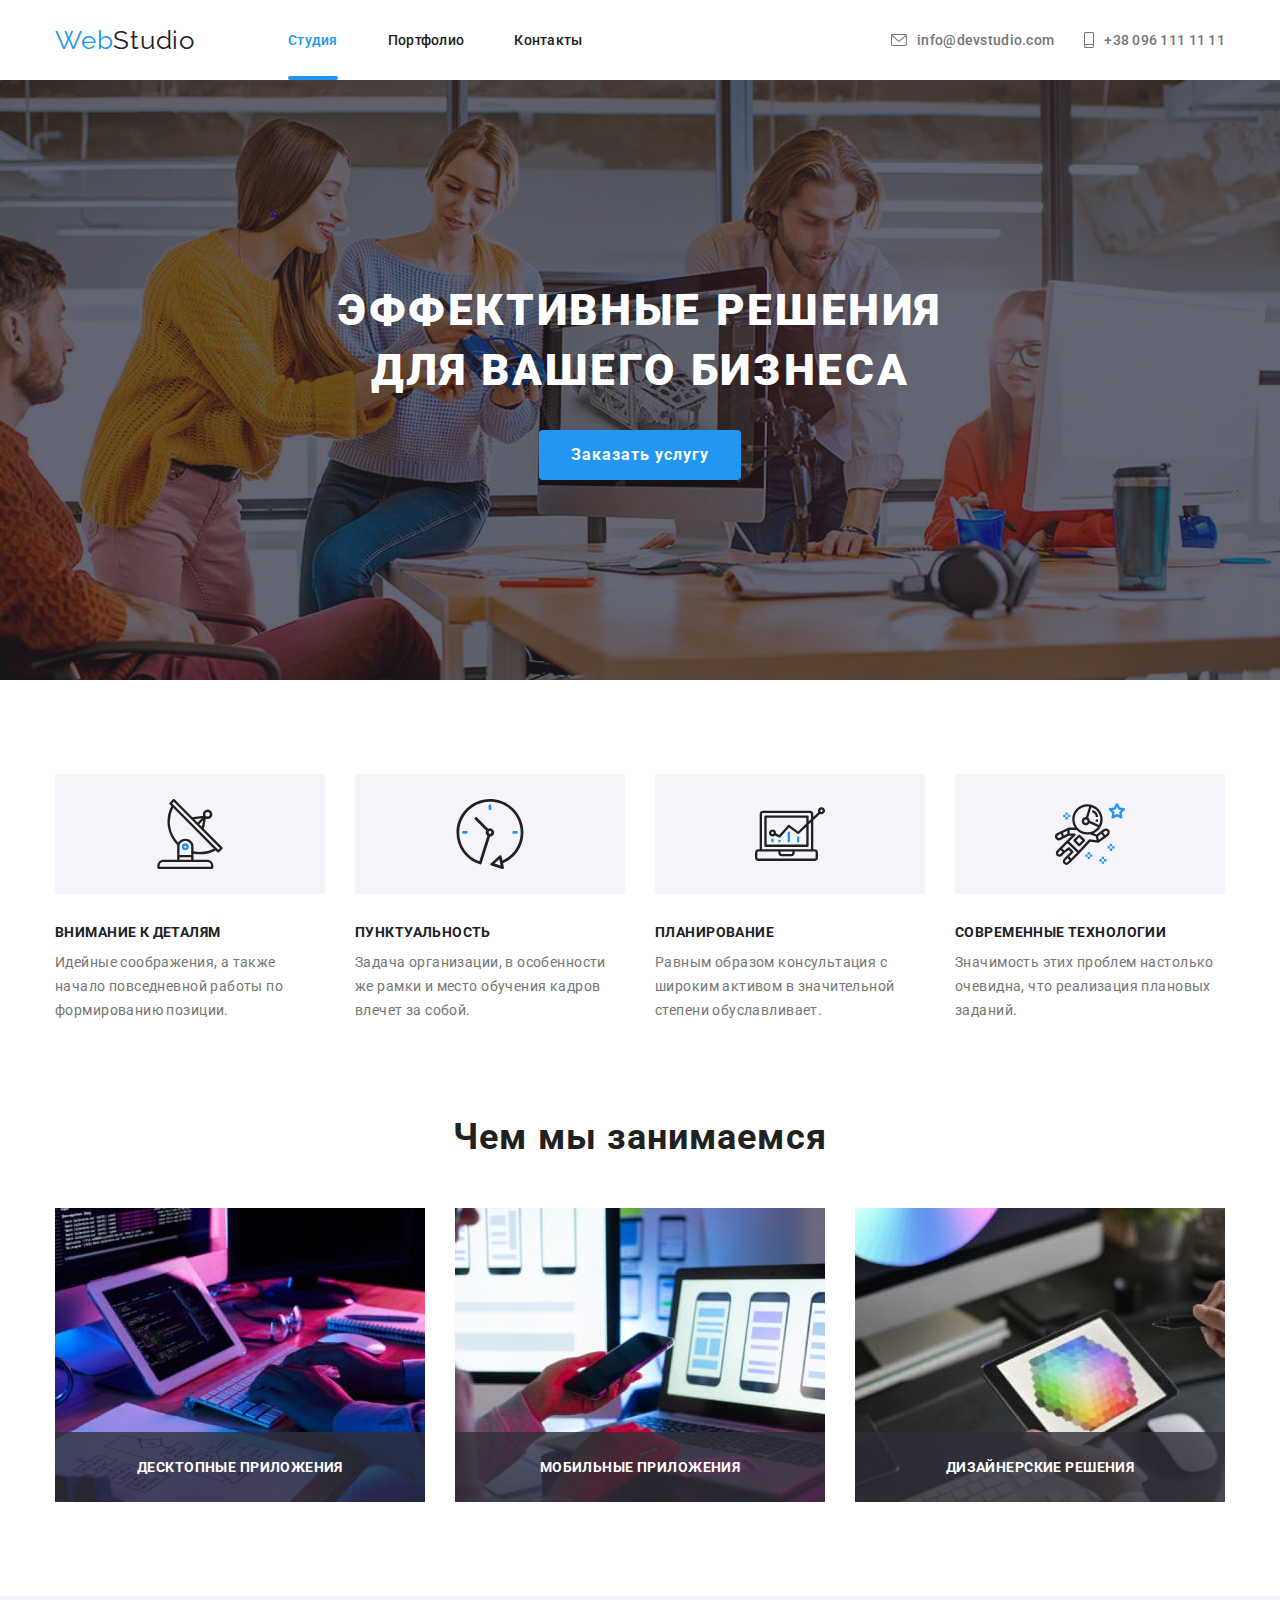
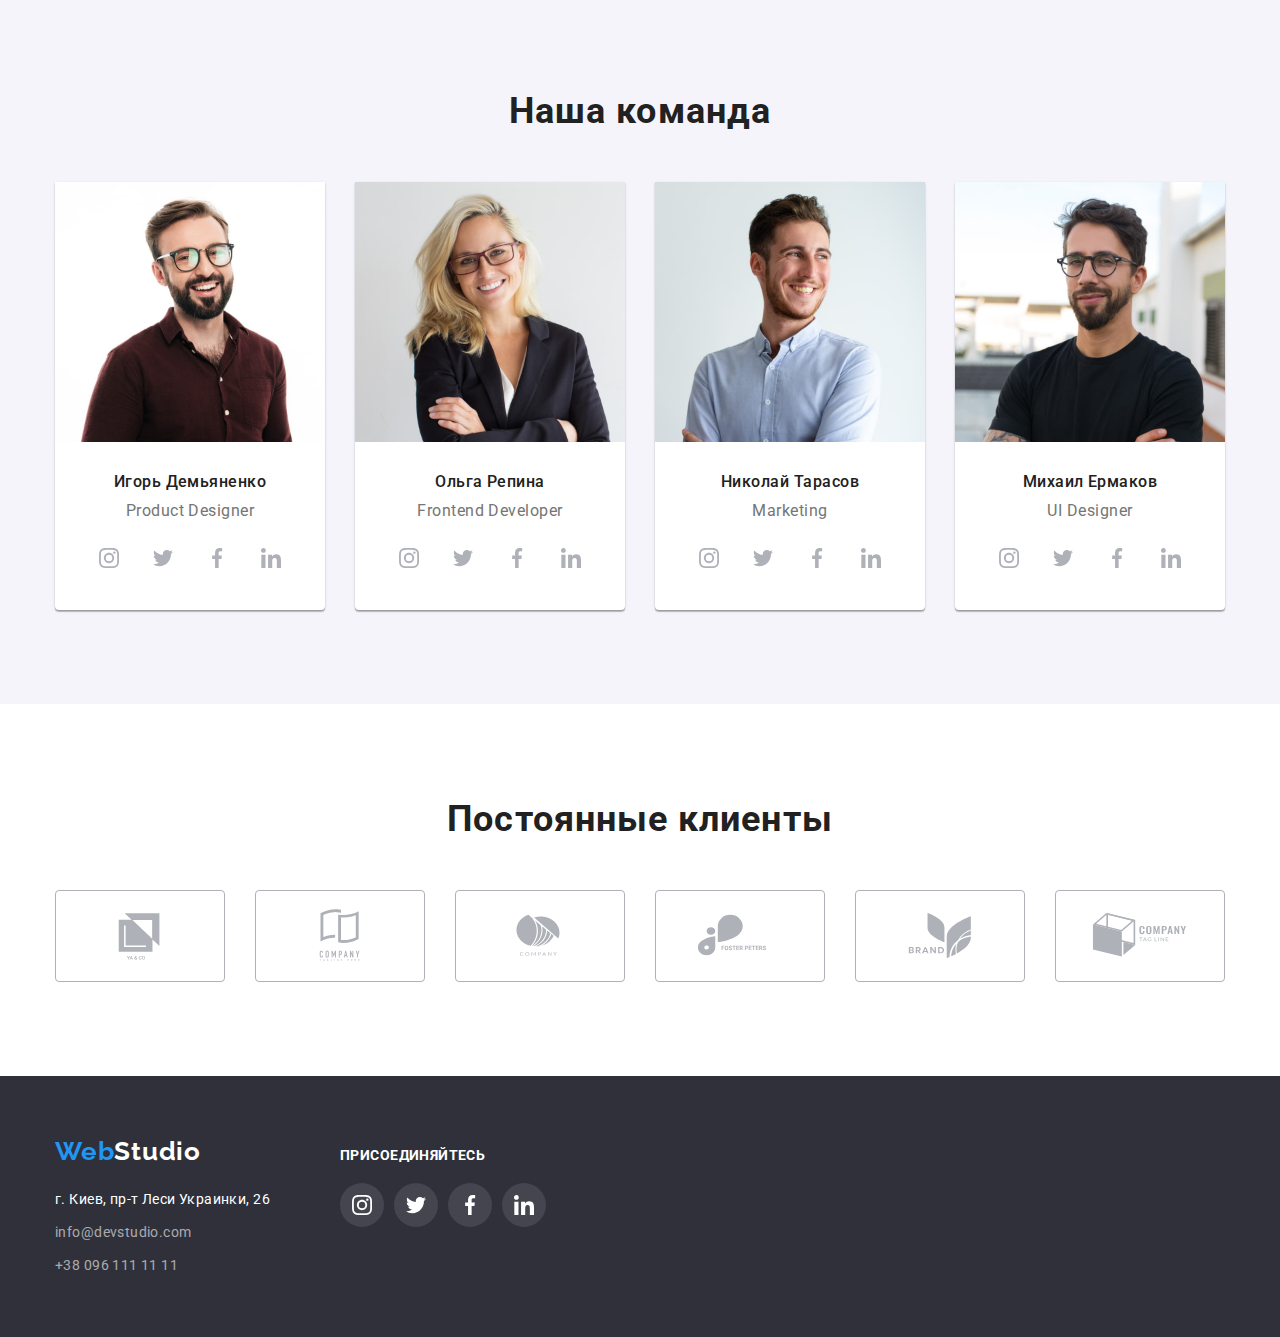
<file: index.html>
<!DOCTYPE html>
<html lang="ru">
<head>
    <meta charset="UTF-8">
    <meta http-equiv="X-UA-Compatible" content="IE=edge">
    <meta name="viewport" content="width=device-width, initial-scale=1.0">
    <title>Студия</title>
    <link rel="stylesheet" href="./css/reset.css">
    <link rel="stylesheet" href="./css/modern-normalize.css">
    <link rel="preconnect" href="https://fonts.googleapis.com">
    <link rel="preconnect" href="https://fonts.gstatic.com" crossorigin>
    <link href="https://fonts.googleapis.com/css2?family=Raleway:wght@700&family=Roboto:wght@400;500;700;900&display=swap"
        rel="stylesheet">
    <link rel="stylesheet" href="./css/styles.css">
</head>
<body>
    <header class="header">
        <div class="container">
            <nav class="header-nav">
                <a href="./index.html" class="link header-logo"><span class="header-logo-part">Web</span>Studio</a>
                <ul class="header-menu">
                    <li class="header-item-menu"><a href="./index.html" class="link header-link current">Студия</a></li>
                    <li class="header-item-menu"><a href="./portfolio.html" class="link header-link">Портфолио</a></li>
                    <li class="header-item-menu"><a href="./index.html" class="link header-link">Контакты</a></li>
                </ul>
                <ul class="header-contact">
                    <li class="header-connect">
                        <a href="mailto:info@devstudio.com" class="link header-link header-connect-link">
                        <svg class="contact-icon" width="16" height="12"><use href="./images/icons.svg#icon-envelope"></use></svg>
                        info@devstudio.com</a> 
                    </li>
                    <li class="header-connect">
                        <a href="tel:+380961111111" class="link header-link header-connect-link">
                        <svg class="contact-icon" width="10" height="16"><use href="./images/icons.svg#icon-smartphone"></use></svg>
                        +38 096 111 11 11</a>
                    </li>
                </ul>
            </nav>
        </div>
    </header>
    <main>
        <section class="hero section">
            <h1 class="hero-title">Эффективные решения для вашего бизнеса</h1>
            <button data-modal-open type="button" class="hero-bt">Заказать услугу</button>
        </section>
        <section class="features section">
            <div class="container">
                <ul class="features-box">
                    <li class="features-item">
                        <div class="features-logo">
                            <svg class="features-icon">
                                <use href="./images/icons.svg#icon-antenna"></use>
                            </svg>
                        </div>
                        <h3 class="features-title">Внимание к деталям</h3>
                        <p class="features-text">Идейные соображения, а также начало повседневной работы по формированию позиции.</p>
                    </li>
                    <li class="features-item">
                        <div class="features-logo">
                            <svg class="features-icon">
                                <use href="./images/icons.svg#icon-clock"></use>
                            </svg>
                        </div>
                        <h3 class="features-title">Пунктуальность</h3>
                        <p class="features-text">Задача организации, в особенности же рамки и место обучения кадров влечет за собой.</p>
                    </li>
                    <li class="features-item">
                        <div class="features-logo">
                            <svg class="features-icon">
                                <use href="./images/icons.svg#icon-diagram"></use>
                            </svg>
                        </div>
                        <h3 class="features-title">Планирование</h3>
                        <p class="features-text">Равным образом консультация с широким активом в значительной степени обуславливает.</p>
                    </li>
                    <li class="features-item">
                        <div class="features-logo">
                            <svg class="features-icon">
                                <use href="./images/icons.svg#icon-astronaut"></use>
                            </svg>
                        </div>
                        <h3 class="features-title">Современные технологии</h3>
                        <p class="features-text">Значимость этих проблем настолько очевидна, что реализация плановых заданий.</p>
                    </li>
                </ul>
            </div>
        </section>
        <section class="about section">
            <div class="container">
                <h2 class="primary-title">Чем мы занимаемся</h2>
                <ul class="about-box">
                    <li class="about-item">
                        <img src="./images/img-1.jpg" alt="работа за компьютером" width="370" height="294" class="about-pict">
                        <p class="about-descr">Десктопные приложения</p>
                    </li>
                    <li class="about-item">
                        <img src="./images/img-2.jpg" alt="работа с телефоном" width="370" height="294" class="about-pict">
                        <p class="about-descr">Мобильные приложения</p>
                    </li>
                    <li class="about-item">
                        <img src="./images/img-3.jpg" alt="работа за планшетом" width="370" height="294" class="about-pict">
                        <p class="about-descr">Дизайнерские решения</p>
                    </li>
                </ul>
            </div>
        </section>
        <section class="team section">
            <h2 class="primary-title">Наша команда</h2>
            <ul class="team-box container">
                <li class="team-item">
                    <img src="./images/img-4.jpg" alt="Product Designer" width="270" height="260" class="team-photo">
                    <div class="team-descr">
                        <h3 class="team-name">Игорь Демьяненко</h3>
                        <p class="team-position">Product Designer</p>
                        <ul class="team-social">
                            <li class="social-icon">
                                <a href="#" class="link social-link">
                                    <svg class="social-sign">
                                        <use href="./images/icons.svg#icon-instagram"></use>
                                    </svg>
                                </a>
                            </li>
                            <li class="social-icon">
                                <a href="#" class="link social-link">
                                    <svg class="social-sign">
                                        <use href="./images/icons.svg#icon-twitter"></use>
                                    </svg>
                                </a>
                            </li>
                            <li class="social-icon">
                                <a href="#" class="link social-link">
                                    <svg class="social-sign">
                                        <use href="./images/icons.svg#icon-facebook"></use>
                                    </svg>
                                </a>
                            </li>
                            <li class="social-icon">
                                <a href="#" class="link social-link">
                                    <svg class="social-sign">
                                        <use href="./images/icons.svg#icon-linkedin"></use>
                                    </svg>
                                </a>
                            </li>
                        </ul>
                    </div>
                </li>
                <li class="team-item">
                    <img src="./images/img-5.jpg" alt="Product Designer" width="270" height="260" class="team-photo">
                    <div class="team-descr">
                        <h3 class="team-name">Ольга Репина</h3>
                        <p class="team-position">Frontend Developer</p>
                        <ul class="team-social">
                            <li class="social-icon">
                                <a href="#" class="link social-link">
                                    <svg class="social-sign">
                                        <use href="./images/icons.svg#icon-instagram"></use>
                                    </svg>
                                </a>
                            </li>
                            <li class="social-icon">
                                <a href="#" class="link social-link">
                                    <svg class="social-sign">
                                        <use href="./images/icons.svg#icon-twitter"></use>
                                    </svg>
                                </a>
                            </li>
                            <li class="social-icon">
                                <a href="#" class="link social-link">
                                    <svg class="social-sign">
                                        <use href="./images/icons.svg#icon-facebook"></use>
                                    </svg>
                                </a>
                            </li>
                            <li class="social-icon">
                                <a href="#" class="link social-link">
                                    <svg class="social-sign">
                                        <use href="./images/icons.svg#icon-linkedin"></use>
                                    </svg>
                                </a>
                            </li>
                        </ul>
                    </div>
                </li>
                <li class="team-item">
                    <img src="./images/img-6.jpg" alt="Product Designer" width="270" height="260" class="team-photo">
                    <div class="team-descr">
                        <h3 class="team-name">Николай Тарасов</h3>
                        <p class="team-position">Marketing</p>
                        <ul class="team-social">
                            <li class="social-icon">
                                <a href="#" class="link social-link">
                                    <svg class="social-sign">
                                        <use href="./images/icons.svg#icon-instagram"></use>
                                    </svg>
                                </a>
                            </li>
                            <li class="social-icon">
                                <a href="#" class="link social-link">
                                    <svg class="social-sign">
                                        <use href="./images/icons.svg#icon-twitter"></use>
                                    </svg>
                                </a>
                            </li>
                            <li class="social-icon">
                                <a href="#" class="link social-link">
                                    <svg class="social-sign">
                                        <use href="./images/icons.svg#icon-facebook"></use>
                                    </svg>
                                </a>
                            </li>
                            <li class="social-icon">
                                <a href="#" class="link social-link">
                                    <svg class="social-sign">
                                        <use href="./images/icons.svg#icon-linkedin"></use>
                                    </svg>
                                </a>
                            </li>
                        </ul>
                    </div>
                </li>
                <li class="team-item">
                    <img src="./images/img-7.jpg" alt="Product Designer" width="270" height="260" class="team-photo">
                    <div class="team-descr">
                        <h3 class="team-name">Михаил Ермаков</h3>
                        <p class="team-position">UI Designer</p>
                        <ul class="team-social">
                            <li class="social-icon">
                                <a href="#" class="link social-link">
                                    <svg class="social-sign">
                                        <use href="./images/icons.svg#icon-instagram"></use>
                                    </svg>
                                </a>
                            </li>
                            <li class="social-icon">
                                <a href="#" class="link social-link">
                                    <svg class="social-sign">
                                        <use href="./images/icons.svg#icon-twitter"></use>
                                    </svg>
                                </a>
                            </li>
                            <li class="social-icon">
                                <a href="#" class="link social-link">
                                    <svg class="social-sign">
                                        <use href="./images/icons.svg#icon-facebook"></use>
                                    </svg>
                                </a>
                            </li>
                            <li class="social-icon">
                                <a href="#" class="link social-link">
                                    <svg class="social-sign">
                                        <use href="./images/icons.svg#icon-linkedin"></use>
                                    </svg>
                                </a>
                            </li>
                        </ul>
                    </div>
                </li>
            </ul>
        </section>
        <section class="clients section">
            <div class="container">
                <h2 class="primary-title">Постоянные клиенты</h2>
                <ul class="clients-list">
                    <li class="clients-item">
                        <a href="#" class="clients-link link">
                            <svg class="clients-icon">
                                <use href="images/icons.svg#icon-client-1"></use>
                            </svg>
                        </a>
                    </li>
                    <li class="clients-item">
                        <a href="#" class="link clients-link">
                            <svg class="clients-icon">
                                <use href="images/icons.svg#icon-client-2"></use>
                            </svg>
                        </a>
                    </li>
                    <li class="clients-item">
                        <a href="#" class="link clients-link">
                            <svg class="clients-icon">
                                <use href="images/icons.svg#icon-client-3"></use>
                            </svg>
                        </a>
                    </li>
                    <li class="clients-item">
                        <a href="#" class="link clients-link">
                            <svg class="clients-icon">
                                <use href="images/icons.svg#icon-client-4"></use>
                            </svg>
                        </a>
                    </li>
                    <li class="clients-item">
                        <a href="#" class="clients-link link">
                            <svg class="clients-icon">
                                <use href="images/icons.svg#icon-client-5"></use>
                            </svg>
                        </a>
                    </li>
                    <li class="clients-item">
                        <a href="#" class="clients-link link">
                            <svg class="clients-icon">
                                <use href="images/icons.svg#icon-client-6"></use>
                            </svg>
                        </a>
                    </li>
                </ul>
            </div>
        </section>
    </main>
    <footer class="footer">
        <div class="footer-inner container">
            <div>
                <a href="./index.html" class="link footer-logo"><span class="footer-logo-part">Web</span>Studio</a>
                <address>
                    <ul class="footer-contact">
                        <li class="footer-item"><a target="_blank" rel="noopener nofollow noreferrer"
                                href="https://goo.gl/maps/vHbvLsZFDgiM335Y8" class="link footer-map">г. Киев, пр-т Леси Украинки, 26</a>
                        </li>
                        <li class="footer-item"><a href="mailto:info@devstudio.com" class="link footer-mail">info@devstudio.com</a></li>
                        <li class="footer-item"><a href="tel:+380961111111" class="link footer-tel">+38 096 111 11 11</a></li>
                    </ul>
                </address>
            </div>
            <div class="footer-connect">
                <p class="footer-welcome">Присоединяйтесь</p>
                <ul class="footer-social">
                    <li class="footer-social-icon">
                        <a href="#" class="link footer-social-link">
                            <svg class="footer-social-sign">
                                <use href="./images/icons.svg#icon-instagram"></use>
                            </svg>
                        </a>
                    </li>
                    <li class="footer-social-icon">
                        <a href="#" class="link footer-social-link">
                            <svg class="footer-social-sign">
                                <use href="./images/icons.svg#icon-twitter"></use>
                            </svg>
                        </a>
                    </li>
                    <li class="footer-social-icon">
                        <a href="#" class="link footer-social-link">
                            <svg class="footer-social-sign">
                                <use href="./images/icons.svg#icon-facebook"></use>
                            </svg>
                        </a>
                    </li>
                    <li class="footer-social-icon">
                        <a href="#" class="link footer-social-link">
                            <svg class="footer-social-sign">
                                <use href="./images/icons.svg#icon-linkedin"></use>
                            </svg>
                        </a>
                    </li>
                </ul>
            </div>
        </div>
    </footer>

    <div class="backdrop is-hidden" data-modal>
        <div class="modal">
            <button data-modal-close class="modal-button">
                <svg class="modal-button-close">
                    <use href="./images/icons.svg#icon-modal-close"></use>
                </svg>
            </button>
        </div>
    </div>

    <script src="./js/modal.js"></script>

</body>
</html>
</file>
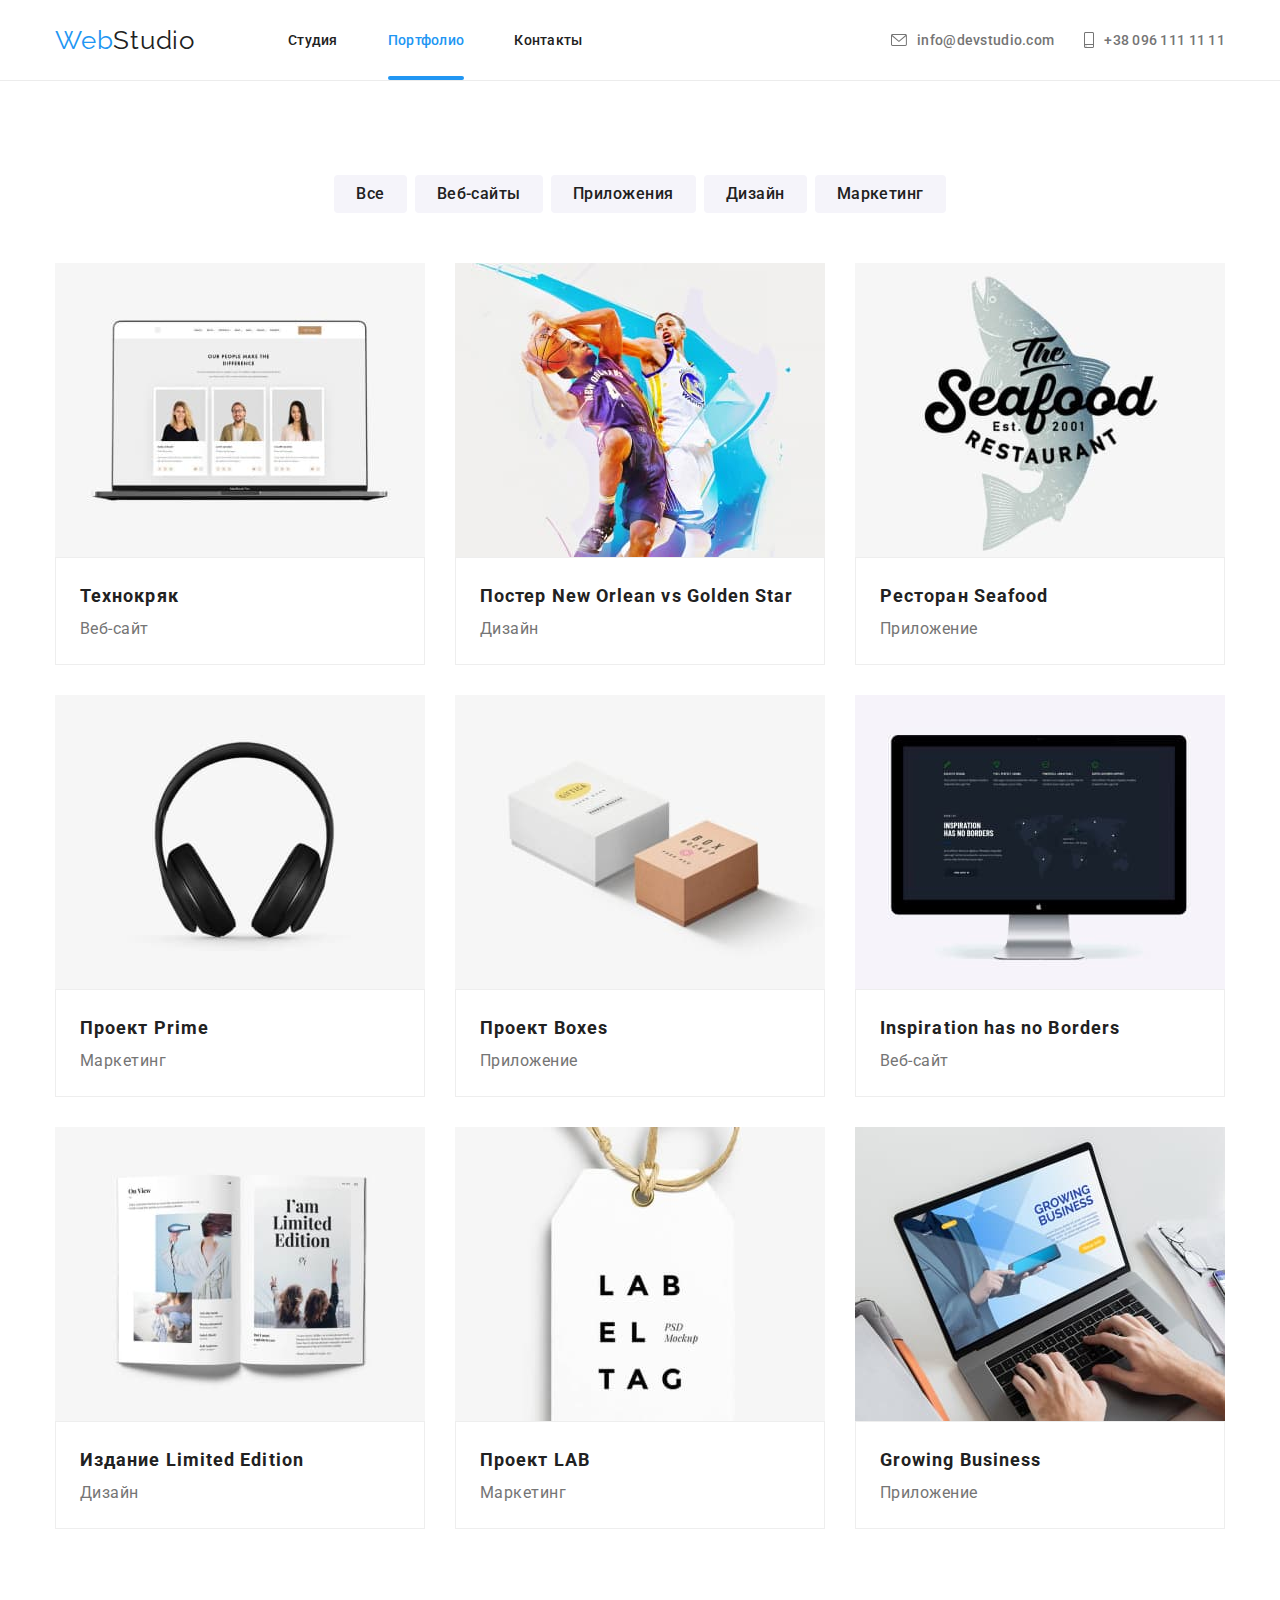
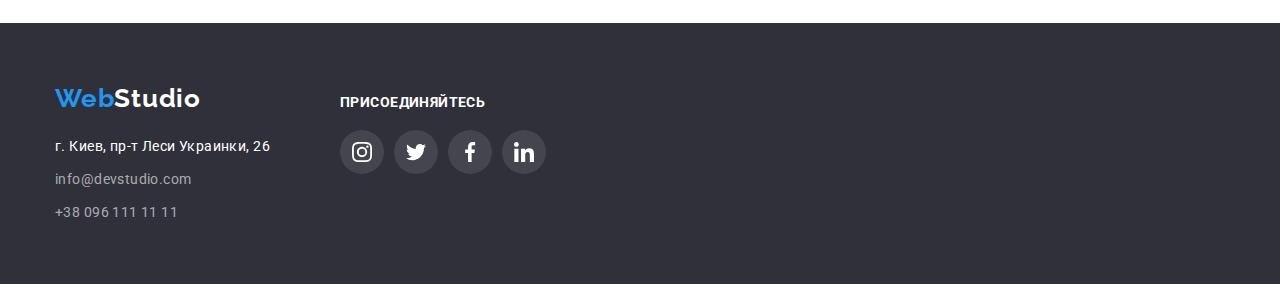
<file: portfolio.html>
<!DOCTYPE html>
<html lang="ru">

<head>
    <meta charset="UTF-8">
    <meta http-equiv="X-UA-Compatible" content="IE=edge">
    <meta name="viewport" content="width=device-width, initial-scale=1.0">
    <title>Портфолио</title>
    <link rel="stylesheet" href="./css/reset.css">
    <link rel="stylesheet" href="./css/modern-normalize.css">
    <link rel="preconnect" href="https://fonts.googleapis.com">
    <link rel="preconnect" href="https://fonts.gstatic.com" crossorigin>
    <link
        href="https://fonts.googleapis.com/css2?family=Raleway:wght@700&family=Roboto:wght@400;500;700;900&display=swap"
        rel="stylesheet">
    <link rel="stylesheet" href="./css/styles.css">
</head>

<body>
    <header class="header">
        <div class="container">
            <nav class="header-nav">
                <a href="./index.html" class="link header-logo"><span class="header-logo-part">Web</span>Studio</a>
                <ul class="header-menu">
                    <li class="header-item-menu"><a href="./index.html" class="link header-link">Студия</a></li>
                    <li class="header-item-menu"><a href="./portfolio.html" class="link header-link current">Портфолио</a></li>
                    <li class="header-item-menu"><a href="./index.html" class="link header-link">Контакты</a></li>
                </ul>
                <ul class="header-contact">
                    <li class="header-connect">
                        <a href="mailto:info@devstudio.com" class="link header-link header-connect-link">
                            <svg class="contact-icon" width="16" height="12">
                                <use href="./images/icons.svg#icon-envelope"></use>
                            </svg>
                            info@devstudio.com</a>
                    </li>
                    <li class="header-connect">
                        <a href="tel:+380961111111" class="link header-link header-connect-link">
                            <svg class="contact-icon" width="10" height="16">
                                <use href="./images/icons.svg#icon-smartphone"></use>
                            </svg>
                            +38 096 111 11 11</a>
                    </li>
                </ul>
            </nav>
        </div>
    </header>
    <main>
        <section class="portfolio section">
            <div class="container">
                <ul class="portfolio-box">
                    <li class="portfolio-filter"><button type="button" class="portfolio-bt">Все</button></li>
                    <li class="portfolio-filter"><button type="button" class="portfolio-bt">Веб-сайты</button></li>
                    <li class="portfolio-filter"><button type="button" class="portfolio-bt">Приложения</button></li>
                    <li class="portfolio-filter"><button type="button" class="portfolio-bt">Дизайн</button></li>
                    <li class="portfolio-filter"><button type="button" class="portfolio-bt">Маркетинг</button></li>
                </ul>
                <ul class="portfolio-gallery">
                    <li class="portfolio-item">
                        <a href="#" class="link portfolio-link">
                            <div class="link portfolio-pict">
                                <img src="./images/img-8.jpg" alt="ноутбук" width="370" height="294">
                                <div class="portfolio-overlay">
                                    <p class="portfolio-text">Технокряк это современная площадка распространения коронавируса. Компании используют эту
                                        платформу для цифрового
                                        шпионажа и атак на защищённые сервера конкурентов.</p>
                                </div>
                            </div>
                            <div class="portfolio-descr">
                                <h3 class="portfolio-name">Технокряк</h3>
                                <p class="portfolio-type">Веб-сайт</p>
                            </div>
                        </a>
                    </li>
                    <li class="portfolio-item">
                        <a href="#" class="link portfolio-link">
                            <div class="link portfolio-pict">
                                <img src="./images/img-9.jpg" alt="ноутбук" width="370" height="294">
                                <div class="portfolio-overlay">
                                    <p class="portfolio-text">Технокряк это современная площадка распространения коронавируса. Компании
                                        используют эту
                                        платформу для цифрового
                                        шпионажа и атак на защищённые сервера конкурентов.</p>
                                </div>
                            </div>
                            <div class="portfolio-descr">
                                <h3 class="portfolio-name">Постер New Orlean vs Golden Star</h3>
                                <p class="portfolio-type">Дизайн</p>
                            </div>
                        </a>
                    </li>
                    <li class="portfolio-item">
                        <a href="#" class="link portfolio-link">
                            <div class="link portfolio-pict">
                                <img src="./images/img-10.jpg" alt="ноутбук" width="370" height="294">
                                <div class="portfolio-overlay">
                                    <p class="portfolio-text">Технокряк это современная площадка распространения коронавируса. Компании
                                        используют эту
                                        платформу для цифрового
                                        шпионажа и атак на защищённые сервера конкурентов.</p>
                                </div>
                            </div>
                            <div class="portfolio-descr">
                                <h3 class="portfolio-name">Ресторан Seafood</h3>
                                <p class="portfolio-type">Приложение</p>
                            </div>
                        </a>
                    </li>
                    <li class="portfolio-item">
                        <a href="#" class="link portfolio-link">
                            <div class="link portfolio-pict">
                                <img src="./images/img-11.jpg" alt="ноутбук" width="370" height="294">
                                <div class="portfolio-overlay">
                                    <p class="portfolio-text">Технокряк это современная площадка распространения коронавируса. Компании
                                        используют эту
                                        платформу для цифрового
                                        шпионажа и атак на защищённые сервера конкурентов.</p>
                                </div>
                            </div>
                            <div class="portfolio-descr">
                                <h3 class="portfolio-name">Проект Prime</h3>
                                <p class="portfolio-type">Маркетинг</p>
                            </div>
                        </a>
                    </li>
                    <li class="portfolio-item">
                        <a href="#" class="link portfolio-link">
                            <div class="link portfolio-pict">
                                <img src="./images/img-12.jpg" alt="ноутбук" width="370" height="294">
                                <div class="portfolio-overlay">
                                    <p class="portfolio-text">Технокряк это современная площадка распространения коронавируса. Компании
                                        используют эту
                                        платформу для цифрового
                                        шпионажа и атак на защищённые сервера конкурентов.</p>
                                </div>
                            </div>
                            <div class="portfolio-descr">
                                <h3 class="portfolio-name">Проект Boxes</h3>
                                <p class="portfolio-type">Приложение</p>
                            </div>
                        </a>
                    </li>
                    <li class="portfolio-item">
                        <a href="#" class="link portfolio-link">
                            <div class="link portfolio-pict">
                                <img src="./images/img-13.jpg" alt="ноутбук" width="370" height="294">
                                <div class="portfolio-overlay">
                                    <p class="portfolio-text">Технокряк это современная площадка распространения коронавируса. Компании
                                        используют эту
                                        платформу для цифрового
                                        шпионажа и атак на защищённые сервера конкурентов.</p>
                                </div>
                            </div>
                            <div class="portfolio-descr">
                                <h3 class="portfolio-name">Inspiration has no Borders</h3>
                                <p class="portfolio-type">Веб-сайт</p>
                            </div>
                        </a>
                    </li>
                    <li class="portfolio-item">
                        <a href="#" class="link portfolio-link">
                            <div class="link portfolio-pict">
                                <img src="./images/img-14.jpg" alt="ноутбук" width="370" height="294">
                                <div class="portfolio-overlay">
                                    <p class="portfolio-text">Технокряк это современная площадка распространения коронавируса. Компании
                                        используют эту
                                        платформу для цифрового
                                        шпионажа и атак на защищённые сервера конкурентов.</p>
                                </div>
                            </div>
                            <div class="portfolio-descr">
                                <h3 class="portfolio-name">Издание Limited Edition</h3>
                                <p class="portfolio-type">Дизайн</p>
                            </div>
                        </a>
                    </li>
                    <li class="portfolio-item">
                        <a href="#" class="link portfolio-link">
                            <div class="link portfolio-pict">
                                <img src="./images/img-15.jpg" alt="ноутбук" width="370" height="294">
                                <div class="portfolio-overlay">
                                    <p class="portfolio-text">Технокряк это современная площадка распространения коронавируса. Компании
                                        используют эту
                                        платформу для цифрового
                                        шпионажа и атак на защищённые сервера конкурентов.</p>
                                </div>
                            </div>
                            <div class="portfolio-descr">
                                <h3 class="portfolio-name">Проект LAB</h3>
                                <p class="portfolio-type">Маркетинг</p>
                            </div>
                        </a>
                    </li>
                    <li class="portfolio-item">
                        <a href="#" class="link portfolio-link">
                            <div class="link portfolio-pict">
                                <img src="./images/img-16.jpg" alt="ноутбук" width="370" height="294">
                                <div class="portfolio-overlay">
                                    <p class="portfolio-text">Технокряк это современная площадка распространения коронавируса. Компании
                                        используют эту
                                        платформу для цифрового
                                        шпионажа и атак на защищённые сервера конкурентов.</p>
                                </div>
                            </div>
                            <div class="portfolio-descr">
                                <h3 class="portfolio-name">Growing Business</h3>
                                <p class="portfolio-type">Приложение</p>
                            </div>
                        </a>
                    </li>
                </ul>
            </div>
        </section>
    </main>
    <footer class="footer">
        <div class="footer-inner container">
            <div>
                <a href="./index.html" class="link footer-logo"><span class="footer-logo-part">Web</span>Studio</a>
                <address>
                    <ul class="footer-contact">
                        <li class="footer-item"><a target="_blank" rel="noopener nofollow noreferrer"
                                href="https://goo.gl/maps/vHbvLsZFDgiM335Y8" class="link footer-map">г. Киев, пр-т Леси
                                Украинки, 26</a>
                        </li>
                        <li class="footer-item"><a href="mailto:info@devstudio.com"
                                class="link footer-mail">info@devstudio.com</a></li>
                        <li class="footer-item"><a href="tel:+380961111111" class="link footer-tel">+38 096 111 11 11</a>
                        </li>
                    </ul>
                </address>
            </div>
            <div class="footer-connect">
                <p class="footer-welcome">Присоединяйтесь</p>
                <ul class="footer-social">
                    <li class="footer-social-icon">
                        <a href="#" class="link footer-social-link">
                            <svg class="footer-social-sign">
                                <use href="./images/icons.svg#icon-instagram"></use>
                            </svg>
                        </a>
                    </li>
                    <li class="footer-social-icon">
                        <a href="#" class="link footer-social-link">
                            <svg class="footer-social-sign">
                                <use href="./images/icons.svg#icon-twitter"></use>
                            </svg>
                        </a>
                    </li>
                    <li class="footer-social-icon">
                        <a href="#" class="link footer-social-link">
                            <svg class="footer-social-sign">
                                <use href="./images/icons.svg#icon-facebook"></use>
                            </svg>
                        </a>
                    </li>
                    <li class="footer-social-icon">
                        <a href="#" class="link footer-social-link">
                            <svg class="footer-social-sign">
                                <use href="./images/icons.svg#icon-linkedin"></use>
                            </svg>
                        </a>
                    </li>
                </ul>
            </div>
        </div>
    </footer>
</body>

</html>
</file>
<file: css/styles.css>
:root {
  --bg-primary: #ffffff;
  --bg-secondary: #2f303a;
  --color-text-primary: #212121;
  --color-text-secondary: #757575;
  --accent-color: #2196f3;
  --let-sp: 0.03em;
  --section-title: 36px;
  --font-size-primary: 14px;
  --font-size-secondary: 16px;
  --width-container: 1200px;
  --color-icon: #afb1b8;
  --transition-duration-primary: 250ms;
  --transition-timing-function-primary: cubic-bezier(0.4, 0, 0.2, 1);
}
body {
  font-family: "Roboto", sans-serif;
  color: var(--color-text-primary);
  background-color: var(--bg-primary);
}
.link {
  text-decoration: none;
  color: var(--color-text-primary);
  cursor: pointer;
}
.section {
  padding-top: 94px;
  padding-bottom: 94px;
}
.container {
  width: var(--width-container);
  margin-left: auto;
  margin-right: auto;
  padding-left: 15px;
  padding-right: 15px;
}
.primary-title {
  font-weight: 700;
  font-size: var(--section-title);
  line-height: calc(42 / 36);
  text-align: center;
  letter-spacing: var(--let-sp);
  margin-bottom: 50px;
}
img {
  display: block;
}

/* header */

.header-nav {
  display: flex;
  align-items: center;
}
.header-logo {
  font-family: "Raleway", sans-serif;
  font-size: 26px;
  line-height: calc(31 / 26);
  letter-spacing: var(--let-sp);
  display: block;
}
.header-logo-part {
  color: var(--accent-color);
}
.header-menu {
  display: flex;
  flex-wrap: wrap;
  margin-left: 93px;
}
.header-item-menu {
  position: relative;
}
.header-item-menu:not(:last-child) {
  margin-right: 50px;
}
.header-item:last-child {
  margin-left: 50px;
}
.header-link {
  font-weight: 500;
  font-size: var(--font-size-primary);
  line-height: calc(16 / 14);
  letter-spacing: 0.02em;
  display: block;
  padding-top: 32px;
  padding-bottom: 32px;
  color: var(--color-text-primary);
  transition-property: color;
  transition-duration: var(--transition-duration-primary);
  transition-timing-function: var(--transition-timing-function-primary);
}
.header-link:hover,
.header-link:focus {
  color: var(--accent-color);
}
.current {
  color: var(--accent-color);
}
.current::after {
  background: var(--accent-color);
  content: "";
  position: absolute;
  width: 100%;
  height: 4px;
  border-radius: 2px;
  left: 0;
  bottom: 0;
}
.header-contact {
  display: flex;
  margin-left: auto;
}
.header-contact .header-connect:first-child {
  margin-right: 30px;
}
.header-connect-link {
  display: flex;
  justify-content: center;
  align-items: center;
  color: var(--color-text-secondary);
  fill: var(--color-text-secondary);
  transition-property: color, fill;
  transition-duration: var(--transition-duration-primary);
  transition-timing-function: var(--transition-timing-function-primary);
}
.contact-icon {
  margin-right: 10px;
}
.header-connect-link:hover,
.header-connect-link:focus {
  color: var(--accent-color);
  fill: var(--accent-color);
}
.hero {
  background: #c4c4c4;
  background-image: linear-gradient(
      rgba(47, 48, 58, 0.4),
      rgba(47, 48, 58, 0.4)
    ),
    url(../images/hero-img.jpg);
  background-size: cover;
  background-repeat: no-repeat;
  background-position: center;
  text-align: center;
  padding-top: 200px;
  padding-bottom: 200px;
  max-width: 1600px;
  margin: 0 auto;
}
.hero-title {
  font-weight: 900;
  font-size: 44px;
  line-height: calc(60 / 44);
  text-align: center;
  letter-spacing: 0.06em;
  text-transform: uppercase;
  color: #ffffff;
  width: 696px;
  margin-left: auto;
  margin-right: auto;
  margin-bottom: 30px;
}
.hero-bt {
  font-family: inherit;
  background: var(--accent-color);
  font-weight: 700;
  font-size: var(--font-size-secondary);
  line-height: calc(30 / 16);
  text-align: center;
  letter-spacing: 0.06em;
  color: #ffffff;
  cursor: pointer;
  border: transparent;
  padding: 10px 32px;
  min-width: 200px;
  box-shadow: 0px 4px 4px rgba(0, 0, 0, 0.15);
  border-radius: 4px;
  transition-property: background-color;
  transition-duration: var(--transition-duration-primary);
  transition-timing-function: var(--transition-timing-function-primary);
}
.hero-bt:hover,
.hero-bt:focus {
  background-color: #188ce8;
}
.features {
  padding-bottom: 0;
}
.features-box {
  display: flex;
  flex-wrap: wrap;
  margin-right: -30px;
}
.features-item {
  flex-basis: calc(100% / 4 - 30px);
}
.features-item:not(:last-child) {
  margin-right: 30px;
}
.features-logo {
  display: flex;
  justify-content: center;
  align-items: center;
  min-height: 120px;
  background: #f5f4fa;
  border-radius: 4px;
  margin-bottom: 30px;
}
.features-icon {
  width: 70px;
  height: 70px;
}
.features-title {
  font-weight: 700;
  font-size: var(--font-size-primary);
  line-height: calc(16 / 14);
  letter-spacing: var(--let-sp);
  text-transform: uppercase;
  margin-bottom: 10px;
}
.features-text {
  font-size: var(--font-size-primary);
  line-height: calc(24 / 14);
  letter-spacing: var(--let-sp);
  color: var(--color-text-secondary);
}
.about-box {
  display: flex;
  flex-wrap: wrap;
  margin-right: -30px;
}
.about-item {
  flex-basis: calc(100% / 3 - 30px);
  position: relative;
}
.about-item:not(:last-child) {
  margin-right: 30px;
}
.about-pict {
  position: relative;
}
.about-descr {
  position: absolute;
  width: 100%;
  left: 0;
  bottom: 0;
  min-height: 70px;
  font-size: var(--font-size-primary);
  font-weight: 700;
  line-height: calc (16/14);
  letter-spacing: var(--let-sp);
  text-transform: uppercase;
  color: #ffffff;
  background: rgba(47, 48, 58, 0.8);
  display: flex;
  justify-content: center;
  align-items: center;
}
.team {
  background: #f5f4fa;
}
.team-box {
  display: flex;
  flex-wrap: wrap;
}
.team-item {
  background: #ffffff;
  flex-basis: calc(100% / 4 - 30px);
  box-shadow: 0px 1px 3px rgba(0, 0, 0, 0.12), 0px 1px 1px rgba(0, 0, 0, 0.14),
    0px 2px 1px rgba(0, 0, 0, 0.2);
  border-radius: 0px 0px 4px 4px;
}
.team-item:not(:last-child) {
  margin-right: 30px;
}
.team-descr {
  padding-top: 30px;
  padding-bottom: 30px;
}
.team-name {
  font-weight: 500;
  font-size: var(--font-size-secondary);
  line-height: calc(19 / 16);
  text-align: center;
  letter-spacing: var(--let-sp);
}
.team-position {
  font-size: var(--font-size-secondary);
  line-height: calc(19 / 16);
  text-align: center;
  letter-spacing: var(--let-sp);
  color: var(--color-text-secondary);
  margin-top: 10px;
}
.team-social {
  display: flex;
  justify-content: center;
  align-items: center;
  margin-top: 16px;
}
.social-icon {
  display: flex;
  justify-content: center;
  align-items: center;
}
.social-icon:not(:last-child) {
  margin-right: 10px;
}
.social-link {
  width: 44px;
  height: 44px;
  border-radius: 50%;
  display: flex;
  justify-content: center;
  align-items: center;
  fill: var(--color-icon);
  transition-property: background-color, border-radius, fill;
  transition-duration: var(--transition-duration-primary);
  transition-timing-function: var(--transition-timing-function-primary);
}
.social-sign {
  width: 20px;
  height: 20px;
}
.social-link:hover,
.social-link:focus {
  background-color: var(--accent-color);
  fill: #ffffff;
}

/* clients */

.clients-list {
  display: flex;
  justify-content: center;
  align-items: center;
}
.clients-item {
  display: flex;
  justify-content: center;
  align-items: center;
}
.clients-item:not(:last-child) {
  margin-right: 30px;
}
.clients-link {
  width: 170px;
  height: 92px;
  border: 1px solid var(--color-icon);
  border-radius: 4px;
  display: flex;
  justify-content: center;
  align-items: center;
  fill: var(--color-icon);
  transition-property: border, fill;
  transition-duration: var(--transition-duration-primary);
  transition-timing-function: var(--transition-timing-function-primary);
}
.clients-icon {
  width: 106px;
  height: 60px;
}
.clients-link:hover,
.clients-link:focus {
  border: 1px solid var(--accent-color);
  fill: var(--accent-color);
}

/* portfolio */

.portfolio {
  border-top: 1px solid #ececec;
}
.portfolio-box {
  display: flex;
  flex-wrap: wrap;
  justify-content: center;
  margin-bottom: 50px;
}
.portfolio-filter:not(:last-child) {
  margin-right: 8px;
}
.portfolio-bt {
  font-family: inherit;
  font-weight: 500;
  font-size: var(--font-size-secondary);
  line-height: calc(26 / 16);
  text-align: center;
  letter-spacing: var(--let-sp);
  color: var(--color-text-primary);
  background-color: #f5f4fa;
  cursor: pointer;
  border: transparent;
  padding: 6px 22px;
  border-radius: 4px;
  transition-property: color, background-color, box-shadow;
  transition-duration: var(--transition-duration-primary);
  transition-timing-function: var(--transition-timing-function-primary);
}
.portfolio-bt:hover,
.portfolio-bt:focus {
  color: #ffffff;
  background-color: var(--accent-color);
  box-shadow: 0px 3px 1px rgba(0, 0, 0, 0.1), 0px 1px 2px rgba(0, 0, 0, 0.08),
    0px 2px 2px rgba(0, 0, 0, 0.12);
}
.portfolio-gallery {
  display: flex;
  flex-wrap: wrap;
  margin-right: -30px;
}
.portfolio-item {
  flex-basis: calc(100% / 3 - 30px);
  flex-wrap: wrap;
  margin-bottom: 30px;
  overflow: hidden;
  transition-property: box-shadow;
  transition-duration: var(--transition-duration-primary);
  transition-timing-function: var(--transition-timing-function-primary);
}
.portfolio-item:not(:last-child) {
  margin-right: 30px;
}
.portfolio-item:nth-last-child(-n + 3) {
  margin-bottom: 0px;
}
.portfolio-item:hover,
.portfolio-item:focus {
  box-shadow: 0px 1px 1px rgba(0, 0, 0, 0.12), 0px 4px 4px rgba(0, 0, 0, 0.06),
    1px 4px 6px rgba(0, 0, 0, 0.16);
}
.portfolio-descr {
  padding: 20px 24px;
  border: 1px solid #eeeeee;
}
.portfolio-name {
  font-weight: 700;
  font-size: 18px;
  line-height: calc(36 / 18);
  letter-spacing: 0.06em;
}
.portfolio-type {
  font-size: var(--font-size-secondary);
  line-height: calc(30 / 16);
  letter-spacing: var(--let-sp);
  color: var(--color-text-secondary);
}
.portfolio-pict {
  position: relative;
  overflow: hidden;
}
.portfolio-overlay {
  display: flex;
  justify-content: center;
  align-items: center;
  position: absolute;
  width: 100%;
  height: 100%;
  left: 0;
  bottom: 0;
  background-color: rgba(33, 150, 243, 0.9);
  transition-property: transform;
  transition-duration: var(--transition-duration-primary);
  transition-timing-function: var(--transition-timing-function-primary);
  transform: translateY(100%);
}
.portfolio-text {
  display: flex;
  justify-content: center;
  align-items: center;
  flex-basis: 322px;
  font-size: 18px;
  line-height: calc(28 / 18);
  letter-spacing: var(--let-sp);
  color: #ffffff;
}
.portfolio-item:hover .portfolio-overlay {
  transform: translateY(0);
}

/* footer */

footer {
  background-color: var(--bg-secondary);
  padding-top: 60px;
  padding-bottom: 60px;
}
.footer-inner {
  display: flex;
  justify-content: start;
  align-items: baseline;
}
.footer-logo {
  font-family: "Raleway", sans-serif;
  font-weight: 700;
  font-size: 26px;
  line-height: calc(31 / 26);
  letter-spacing: var(--let-sp);
  color: #ffffff;
}
.footer-logo-part {
  color: #2196f3;
}
.footer-contact {
  font-style: normal;
  margin-top: 20px;
}
.footer-item:not(:first-child) {
  margin-top: 9px;
}
.footer-map {
  font-size: var(--font-size-primary);
  line-height: calc(24 / 14);
  letter-spacing: var(--let-sp);
  color: #ffffff;
}
.footer-mail,
.footer-tel {
  font-size: var(--font-size-primary);
  line-height: calc(24 / 14);
  letter-spacing: var(--let-sp);
  color: rgba(255, 255, 255, 0.6);
}
.footer-connect {
  margin-left: 70px;
}
.footer-welcome {
  font-weight: 700;
  font-size: var(--font-size-primary);
  line-height: calc(16 / 14);
  letter-spacing: var(--let-sp);
  text-transform: uppercase;
  color: #ffffff;
  margin-bottom: 20px;
}
.footer-social {
  display: flex;
  justify-content: start;
  align-items: center;
}
.footer-social-icon {
  display: flex;
  justify-content: center;
  align-items: center;
}
.footer-social-icon:not(:last-child) {
  margin-right: 10px;
}
.footer-social-link {
  width: 44px;
  height: 44px;
  background-color: rgba(255, 255, 255, 0.1);
  border-radius: 50%;
  display: flex;
  justify-content: center;
  align-items: center;
  transition-property: background-color;
  transition-duration: var(--transition-duration-primary);
  transition-timing-function: var(--transition-timing-function-primary);
}
.footer-social-sign {
  width: 20px;
  height: 20px;
  fill: #ffffff;
}
.footer-social-link:hover,
.footer-social-link:focus {
  background-color: var(--accent-color);
}
.backdrop {
  position: fixed;
  width: 100%;
  height: 100%;
  top: 0;
  left: 0;
  background-color: rgba(0, 0, 0, 0.2);
  transition-property: opacity;
  transition-duration: var(--transition-duration-primary);
  transition-timing-function: var(--transition-timing-function-primary);
}
.is-hidden {
  opacity: 0;
  pointer-events: none;
  visibility: hidden;
}
.modal {
  min-width: 528px;
  min-height: 581px;
  background: #ffffff;
  box-shadow: 0px 1px 3px rgba(0, 0, 0, 0.12), 0px 1px 1px rgba(0, 0, 0, 0.14),
    0px 2px 1px rgba(0, 0, 0, 0.2);
  border-radius: 4px;
  overflow: hidden;
  position: absolute;
  top: 50%;
  left: 50%;
  transform: translate(-50%, -50%);
  transition-property: all;
  transition-duration: var(--transition-duration-primary);
  transition-timing-function: var(--transition-timing-function-primary);
}
.modal-button {
  width: 30px;
  height: 30px;
  border: 1px solid rgba(0, 0, 0, 0.1);
  border-radius: 50%;
  background-color: transparent;
  position: absolute;
  top: 8px;
  right: 8px;
}
.modal-button-close {
  width: 11px;
  height: 11px;
  position: absolute;
  top: 50%;
  left: 50%;
  transform: translate(-50%, -50%);
}
</file>
